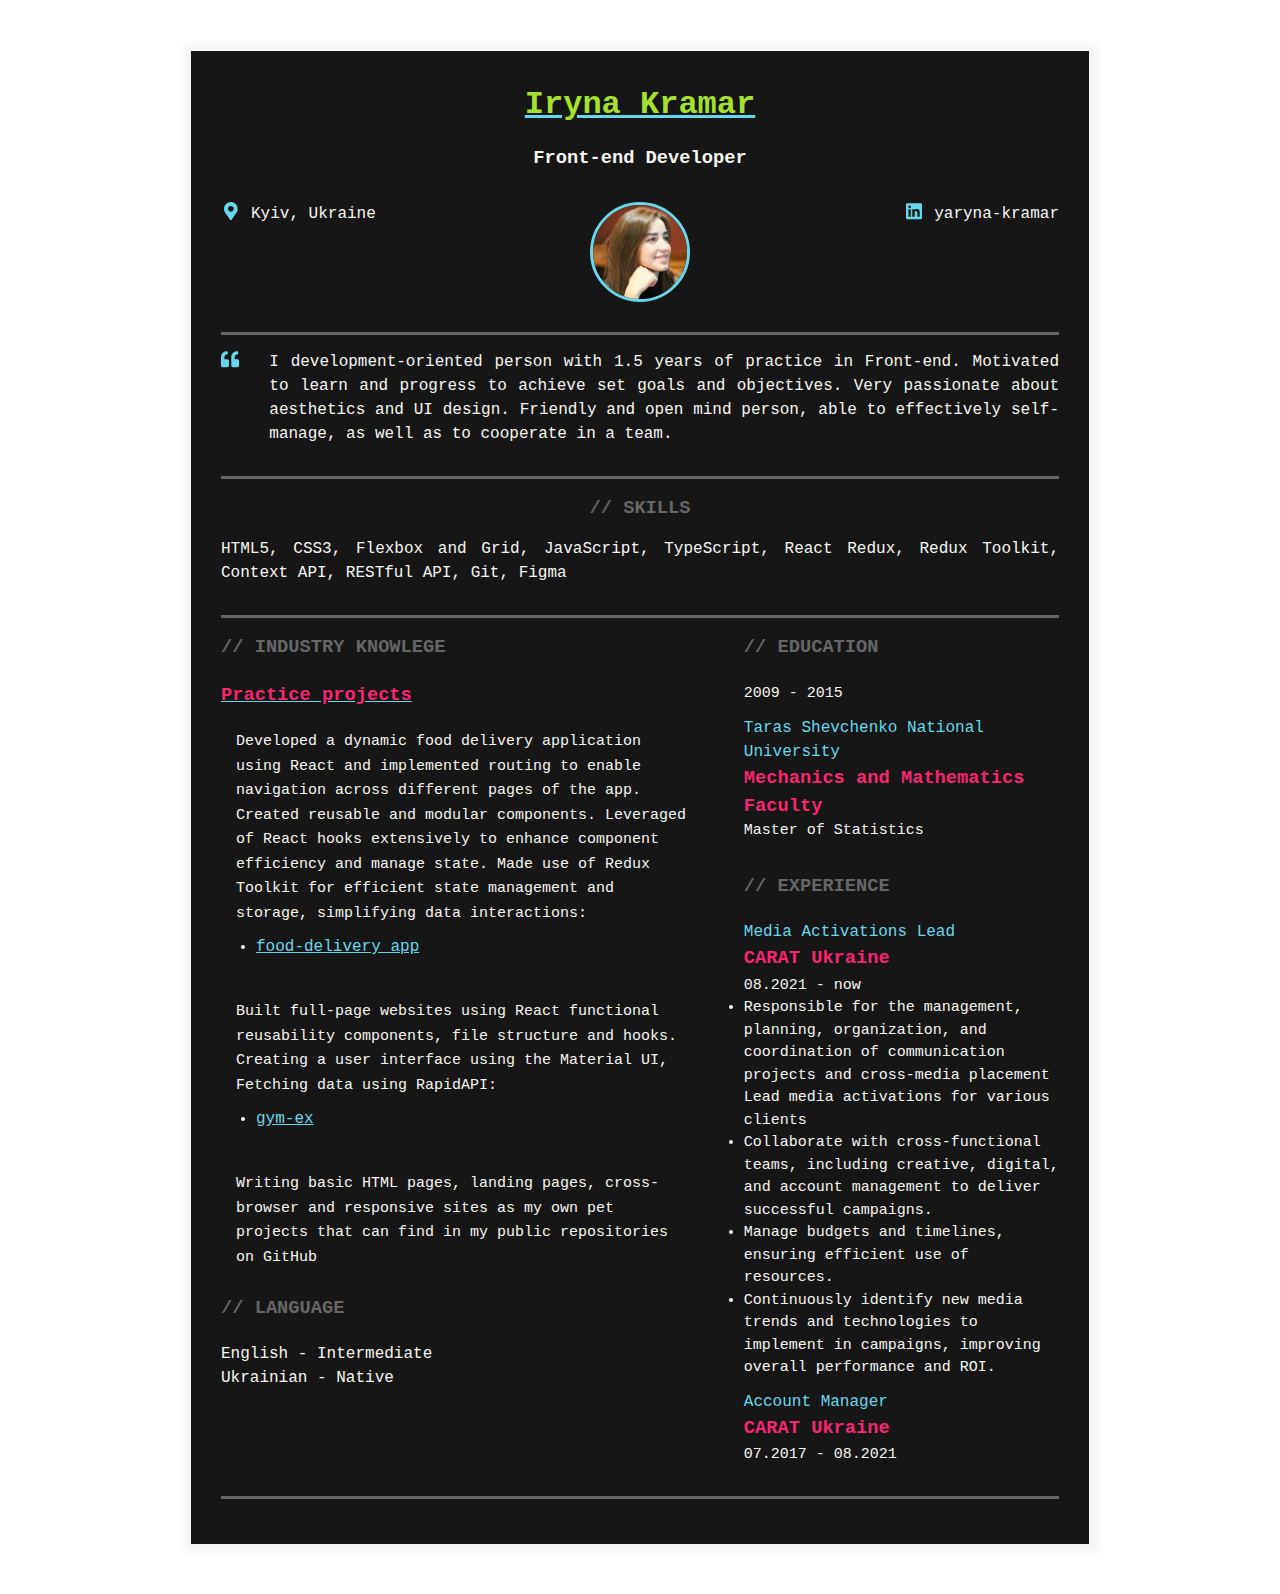
<file: index.html>
<!DOCTYPE html>
<html>
  <head>
    <meta charset="UTF-8" />
    <link rel="stylesheet" href="styles.css" />
    <meta name="viewport" content="width=device-width, initial-scale=1" />
    <title>Résumé</title>
  </head>
  <body>
    <main>
      <div class="resume">
        <div class="container">
          <div class="resume__block">
            <h1 class="contact-info__header">Iryna Kramar</h1>
            <h3 class="contact-info__sub-header">Front-end Developer</h3>

            <div class="contact_info_container fh">
              <div class="contact-info__block">
                <a href="" rel="author" class="contact-info__item">
                  <div class="contact-info__item-icon-wrapper">
                    <svg
                      class="contact-info__item-icon"
                      xmlns="http://www.w3.org/2000/svg"
                      viewBox="0 0 384 512"
                    >
                      <path
                        d="M172.268 501.67C26.97 291.031 0 269.413 0 192 0 85.961 85.961 0 192 0s192 85.961 192 192c0 77.413-26.97 99.031-172.268 309.67-9.535 13.774-29.93 13.773-39.464 0zM192 272c44.183 0 80-35.817 80-80s-35.817-80-80-80-80 35.817-80 80 35.817 80 80 80z"
                      ></path>
                    </svg>
                  </div>
                  <span>Kyiv, Ukraine</span>
                </a>
              </div>

              <div class="contact-info__block contact-info__block--center">
                <img
                  class="contact-info__avatar"
                  src="assets/myAvatar.png"
                  alt="Avatar"
                />
              </div>

              <div class="contact-info__block">
                <a
                  href="https://www.linkedin.com/in/yaryna-kramar/"
                  rel="author"
                  class="contact-info__item"
                >
                  <div class="contact-info__item-icon-wrapper">
                    <svg
                      class="contact-info__item-icon"
                      xmlns="http://www.w3.org/2000/svg"
                      viewBox="0 0 448 512"
                    >
                      <path
                        d="M416 32H31.9C14.3 32 0 46.5 0 64.3v383.4C0 465.5 14.3 480 31.9 480H416c17.6 0 32-14.5 32-32.3V64.3c0-17.8-14.4-32.3-32-32.3zM135.4 416H69V202.2h66.5V416zm-33.2-243c-21.3 0-38.5-17.3-38.5-38.5S80.9 96 102.2 96c21.2 0 38.5 17.3 38.5 38.5 0 21.3-17.2 38.5-38.5 38.5zm282.1 243h-66.4V312c0-24.8-.5-56.7-34.5-56.7-34.6 0-39.9 27-39.9 54.9V416h-66.4V202.2h63.7v29.2h.9c8.9-16.8 30.6-34.5 62.9-34.5 67.2 0 79.7 44.3 79.7 101.9V416z"
                      ></path>
                    </svg>
                  </div>
                  <span>yaryna-kramar</span>
                </a>
              </div>
            </div>
          </div>
        </div>

        <div class="container">
          <div class="resume__block">
            <div class="intro">
              <div class="intro__icon-wrapper">
                <svg
                  class="intro__icon"
                  xmlns="http://www.w3.org/2000/svg"
                  viewBox="0 0 512 512"
                >
                  <path
                    d="M464 256h-80v-64c0-35.3 28.7-64 64-64h8c13.3 0 24-10.7 24-24V56c0-13.3-10.7-24-24-24h-8c-88.4 0-160 71.6-160 160v240c0 26.5 21.5 48 48 48h128c26.5 0 48-21.5 48-48V304c0-26.5-21.5-48-48-48zm-288 0H96v-64c0-35.3 28.7-64 64-64h8c13.3 0 24-10.7 24-24V56c0-13.3-10.7-24-24-24h-8C71.6 32 0 103.6 0 192v240c0 26.5 21.5 48 48 48h128c26.5 0 48-21.5 48-48V304c0-26.5-21.5-48-48-48z"
                  ></path>
                </svg>
              </div>
              <p class="intro_text">
                I development-oriented person with 1.5 years of practice in
                Front-end. Motivated to learn and progress to achieve set goals
                and objectives. Very passionate about aesthetics and UI design.
                Friendly and open mind person, able to effectively self-manage,
                as well as to cooperate in a team.
              </p>
            </div>
          </div>
        </div>

        <div class="container">
          <div class="resume__block">
            <div class="skills">
              <h3 class="skills__header">// SKILLS</h3>
              <p class="skills__text">
                HTML5, CSS3, Flexbox and Grid, JavaScript, TypeScript, React
                Redux, Redux Toolkit, Context API, RESTful API, Git, Figma
              </p>
            </div>
          </div>
        </div>

        <div class="container">
          <div class="resume__block">
            <div class="main-info fh">
              <div class="industry-languages">
                <h3 class="industry__header">// INDUSTRY KNOWLEGE</h3>
                <div class="industry__projects">
                  <div class="industry__projects-header">
                    <h3 class="industry__projects-header-name">
                      Practice projects
                    </h3>
                  </div>

                  <div class="industry__project">
                    <span class="industry__project-description">
                      Developed a dynamic food delivery application using React
                      and implemented routing to enable navigation across
                      different pages of the app. Created reusable and modular
                      components. Leveraged of React hooks extensively to
                      enhance component efficiency and manage state. Made use of
                      Redux Toolkit for efficient state management and storage,
                      simplifying data interactions:</span
                    >
                    <ul class="industry__project-github">
                      <li>
                        <a class="industry__project-github-link"
                          href="https://github.com/Iryna-kramar/food-delivery_app"
                          rel="food-delivery_app"
                        >
                          <span>food-delivery_app</span>
                        </a>
                      </li>
                    </ul>
                  </div>

                  <div class="industry__project">
                    <span class="industry__project-description">
                      Built full-page websites using React functional
                      reusability components, file structure and hooks. Creating
                      a user interface using the Material UI, Fetching data
                      using RapidAPI:
                    </span>
                    <ul class="industry__project-github">
                      <li>
                        <a class="industry__project-github-link"
                          href="https://github.com/Iryna-kramar/gym-ex"
                          rel="food-delivery_app"
                        >
                          <span>gym-ex</span>
                        </a>
                      </li>
                    </ul>
                  </div>

                  <div class="industry__project">
                    <span class="industry__project-description">
                      Writing basic HTML pages, landing pages, cross-browser and
                      responsive sites as my own pet projects that can find in
                      my public repositories on GitHub
                    </span>
                  </div>
                </div>
                <div class="languages-info">
                  <h3 class="languages-header">// LANGUAGE</h3>
                  <p class="languages-item">English - Intermediate</p>
                  <p class="languages-item">Ukrainian - Native</p>
                </div>
              </div>

              <div class="additional-info fv">
                <div class="additional-info__education">
                  <h3 class="additional-info__education-header">
                    // EDUCATION
                  </h3>
                  <div class="additional-info__education-university">
                    <span
                      class="additional-info__education-university-durability"
                      >2009 - 2015
                    </span>
                    <p class="additional-info__education-university-name">
                      Taras Shevchenko National University
                    </p>
                    <h3
                      class="additional-info__education-university-speciality"
                    >
                      Mechanics and Mathematics Faculty
                    </h3>
                    <p class="additional-info__education-university-grade">
                      Master of Statistics
                    </p>
                  </div>
                </div>

                <div class="additional-info__experiences">
                  <h3 class="additional-info__experiences-header">
                    // EXPERIENCE
                  </h3>
                  <div class="additional-info__experiences__company">
                    <p class="additional-info__experiences__company-role">
                      Media Activations Lead
                    </p>
                    <h3 class="additional-info__eexperiences__company-name">
                      CARAT Ukraine
                    </h3>
                    <span
                      class="additional-info__experiences__company-durability"
                      >08.2021 - now
                    </span>
                    <ul class="experiences__company-project-responsibilities">
                      <li>
                        Responsible for the management, planning, organization,
                        and coordination of communication projects and
                        cross-media placement Lead media activations for various
                        clients
                      </li>
                      <li>
                        Collaborate with cross-functional teams, including
                        creative, digital, and account management to deliver
                        successful campaigns.
                      </li>
                      <li>
                        Manage budgets and timelines, ensuring efficient use of
                        resources.
                      </li>
                      <li>
                        Continuously identify new media trends and technologies
                        to implement in campaigns, improving overall performance
                        and ROI.
                      </li>
                    </ul>
                  </div>
                  <div class="additional-info__experiences__company">
                    <p class="additional-info__experiences__company-role">
                      Account Manager
                    </p>
                    <h3 class="additional-info__eexperiences__company-name">
                      CARAT Ukraine
                    </h3>
                    <span
                      class="additional-info__experiences__company-durability"
                      >07.2017 - 08.2021
                    </span>
                  </div>
                </div>
              </div>
            </div>
          </div>
        </div>
      </div>
    </main>
  </body>
</html>
</file>
<file: styles.css>
/*General styles*/
* {
  margin: 0;
  padding: 0;
  box-sizing: border-box;
}

body {
  font-family: Consolas, monaco, monospace;
  line-height: 1.5;

  --text-color: #f7f7f1;
  --header-text-color: #a5e12d;
  --pink-text-color: #f82571;
  --blue-text-color: #66d8ee;
  --gray-color: #666666;
  --text-decoration-color: #66d8ee;
}

.container {
  margin: 0 auto;
  padding: 0 30px;
  max-width: 900px;
}

.fh {
  display: flex;
  flex-direction: row;
  justify-content: space-between;
}

.fv {
  display: flex;
  flex-direction: column;
  justify-content: space-between;
}

.resume {
  background-color: #161616;
  margin: 50px auto;
  border: 1px solid #f5f5f5;
  box-shadow: 1px 1px 7px 7px #f5f5f5;
  padding: 30px 0;
  max-width: 900px;
}

.resume__block {
  border-bottom: 3px solid var(--gray-color);
  padding-bottom: 30px;
  margin-bottom: 15px;
}

@media screen and (max-width: 576px) {
  .main-info,
  .contact_info_container {
    flex-direction: column;
  }

  .contact_info_container {
    align-items: center;
  }

  .contact-info__block:not(:last-child) {
    margin-bottom: 20px;
  }

  .experiences {
    margin-right: 0;
  }
}

/*Contact info styles*/
.contact-info__header,
.contact-info__sub-header {
  text-align: center;
}

.contact-info__header {
  color: var(--header-text-color);
  margin-bottom: 15px;
  text-decoration-color: var(--blue-text-color);
  text-decoration-line: underline;
}

.contact-info__sub-header {
  color: var(--text-color);
  margin-bottom: 30px;
}

.contact-info__block {
  display: flex;
  flex-direction: column;
  justify-content: space-between;
}

.contact-info__block--center {
  justify-content: center;
}

.contact-info__item {
  color: var(--text-color);
  text-decoration: none;
  display: flex;
  justify-content: start;
}

.contact-info__item:not(:last-child) {
  margin-bottom: 20px;
}

.contact-info__item-icon-wrapper {
  margin-right: 10px;
  width: 20px;
  display: flex;
  justify-content: center;
}

.contact-info__item-icon path {
  fill: var(--blue-text-color);
}

.contact-info__item-icon {
  height: 1.1428rem;
  vertical-align: text-bottom;
}

.contact-info__avatar {
  border-radius: 50%;
  width: 100px;
  height: 100px;
  object-fit: cover;
  border: 3px solid;
  border-color: var(--blue-text-color);
}

/*Intro and skills styles*/
.intro {
  display: flex;
  justify-content: start;
}

.intro__icon-wrapper {
  margin-right: 30px;
  width: 30px;
  display: flex;
  justify-content: center;
}

.intro__icon {
  height: 1.1428rem;
  vertical-align: text-bottom;
}

.intro__icon path {
  fill: var(--blue-text-color);
}

.intro_text {
  color: var(--text-color);
  text-align: justify;
}

.skills__header {
  color: var(--gray-color);
  text-align: center;
  margin-bottom: 15px;
}

.skills__text {
  color: var(--text-color);
  text-align: justify;
}

/*Experience and additional info styles*/
.industry-languages {
  flex: 1 1 60%;
  margin-right: 50px;
}

.industry__header {
  color: var(--gray-color);
  text-align: left;
  margin-bottom: 20px;
}

.industry__projects-header-name {
  color: var(--pink-text-color);
  text-decoration-color: var(--blue-text-color);
  text-decoration-line: underline;
  text-align: left;
  margin-bottom: 20px;
}

.industry__project {
  margin-left: 15px;
  margin-bottom: 25px;
}

.industry__project-description {
  color: var(--text-color);
  text-align: left;
  margin-bottom: 10px;
  font-size: 15px;
}

.industry__project-github {
  color: var(--text-color);
  padding: 10px 0 15px 20px;
  text-decoration-color: var(--blue-text-color);
  text-decoration-line: underline;
}

.industry__project-github-link {
  text-decoration: none;
  color: var(--blue-text-color);
}

.additional-info {
  flex: 1 1 40%;
}

.additional-info__education {
  margin-bottom: 20px;
}

.additional-info__experiences-header,
.additional-info__education-header {
  color: var(--gray-color);
  text-align: left;
  margin-bottom: 20px;
}

.experiences__company-project-responsibilities,
.additional-info__experiences__company-durability,
.additional-info__education-university-grade,
.additional-info__education-university-durability {
  color: var(--text-color);
  text-align: left;
  margin-bottom: 10px;
  font-size: 15px;
}

.additional-info__experiences__company-role,
.additional-info__education-university-name {
  color: var(--blue-text-color);
  margin-top: 10px;
}

.additional-info__eexperiences__company-name,
.additional-info__education-university-speciality {
  color: var(--pink-text-color);
  text-align: left;
}

.languages-info {
  margin-bottom: 20px;
}

.languages-header {
  color: var(--gray-color);
  text-align: left;
  margin-bottom: 20px;
}

.languages-item {
  color: var(--text-color);
}
</file>
